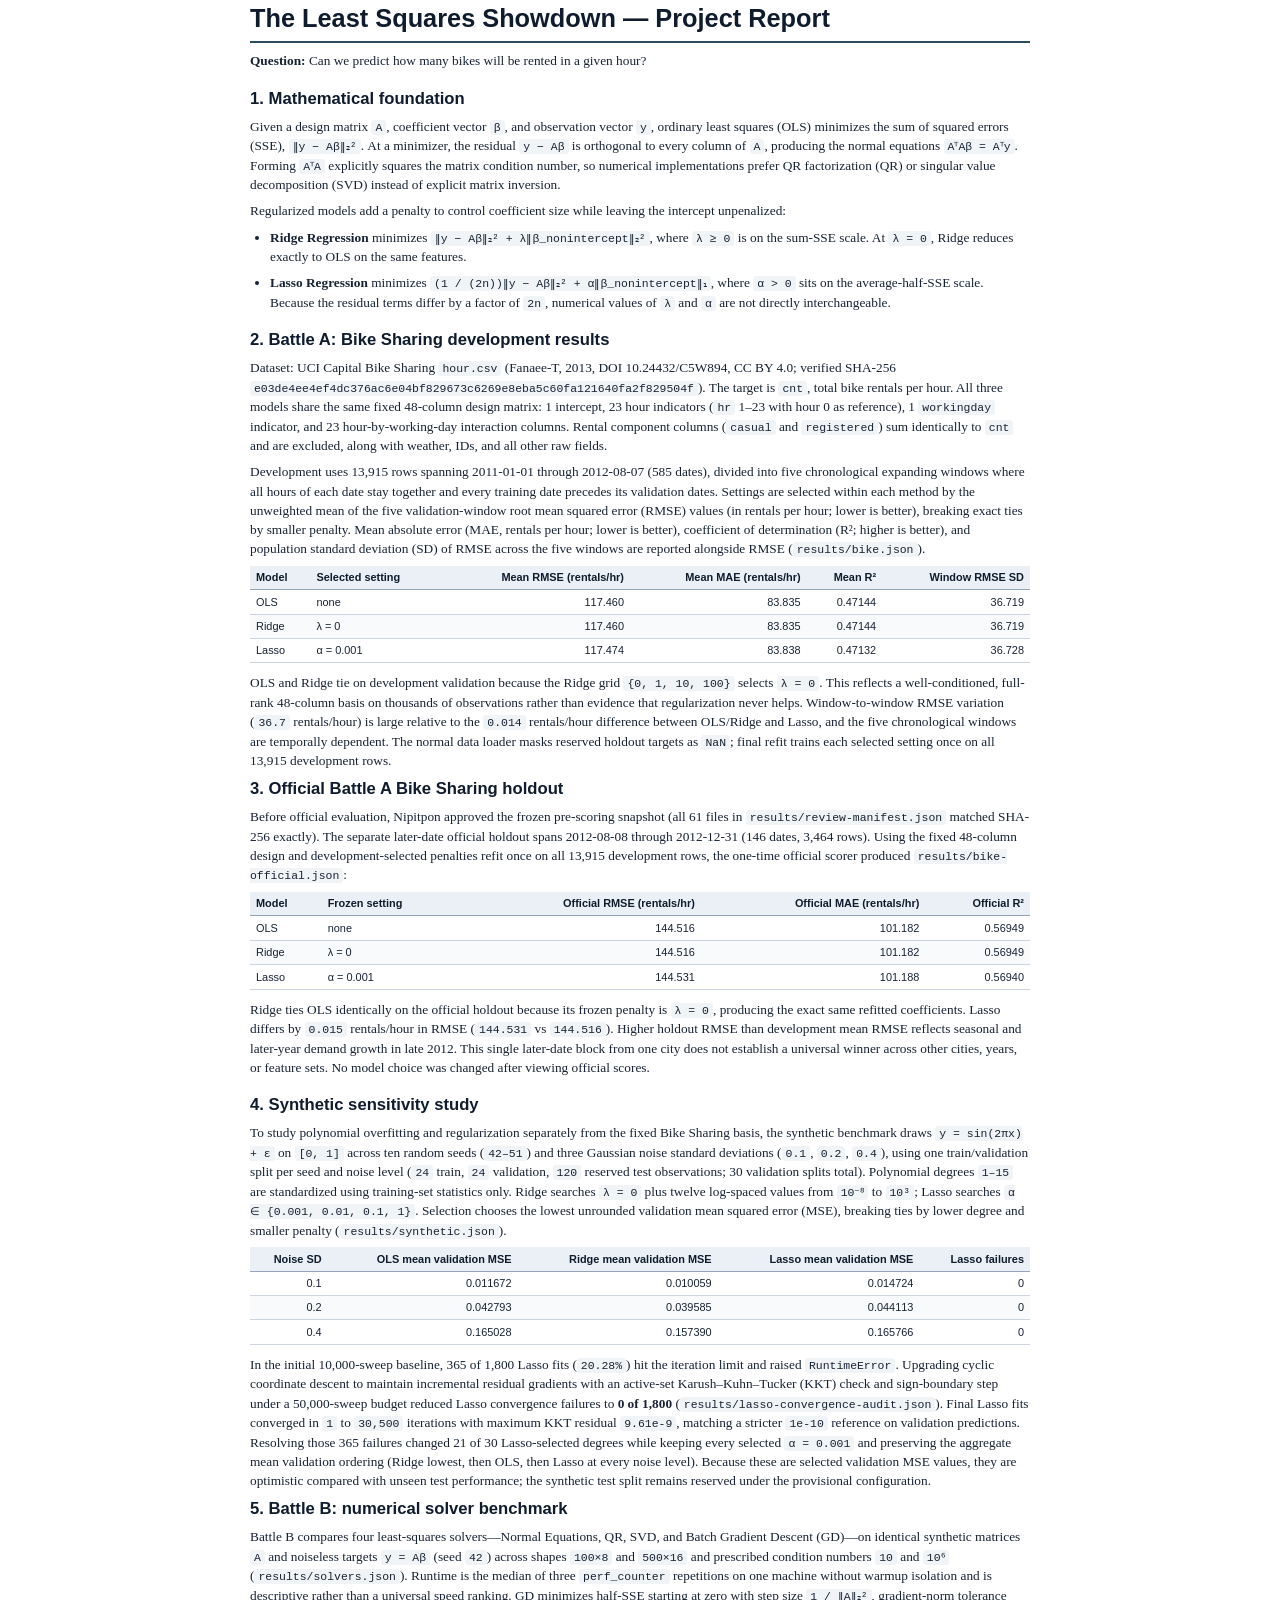
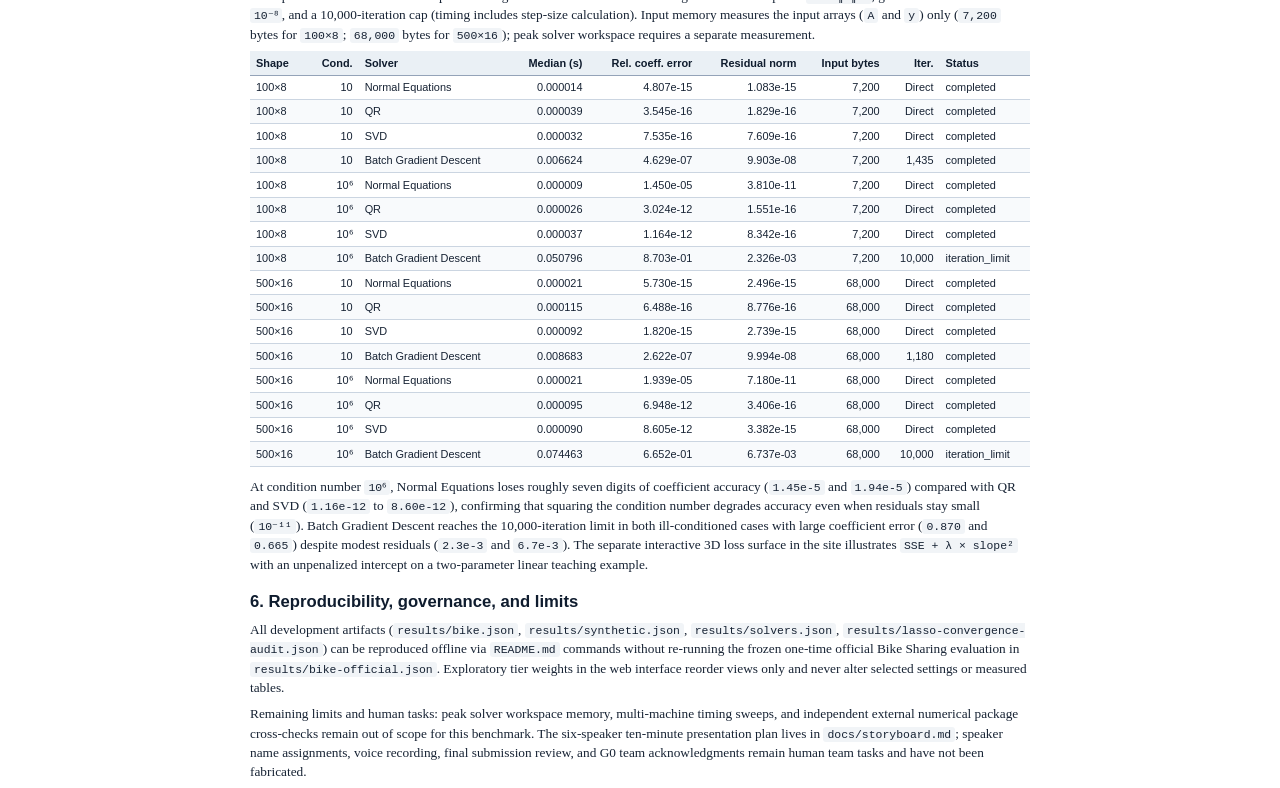
<file: report/print.html>
<!doctype html><html lang="en"><head><meta charset="utf-8"><title>The Least Squares Showdown — Project Report</title><style>@page{size:A4;margin:14mm 15mm}body{font:10pt/1.44 Georgia,'Times New Roman',serif;color:#172334;max-width:780px;margin:auto}h1,h2{font-family:'Segoe UI',Arial,sans-serif;color:#0f1c2e;break-after:avoid}h1{font-size:19pt;margin:0 0 8px;border-bottom:2px solid #2b4c5e;padding-bottom:5px}h2{font-size:12.5pt;margin:16px 0 6px}h2.page-start{break-before:page;margin-top:0}p,li{margin:0 0 7px;orphans:3;widows:3}ul{margin:4px 0 8px;padding-left:20px}code{font-family:Consolas,'Courier New',monospace;font-size:8.6pt;background:#f1f4f7;padding:1px 4px;border-radius:3px}table{border-collapse:collapse;width:100%;font:8.2pt/1.32 'Segoe UI',Arial,sans-serif;margin:7px 0 10px;font-variant-numeric:tabular-nums}thead{display:table-header-group}th,td{padding:4.5px 6px;border-bottom:1px solid #cbd5e1;text-align:left;vertical-align:top}th{background:#eaf0f5;color:#0f1c2e;font-weight:600;border-bottom:1.5px solid #94a3b8}th.num,td.num{text-align:right;white-space:nowrap}tr{break-inside:avoid}tbody tr:nth-child(even){background:#f8fafc}</style></head><body>
<h1>The Least Squares Showdown — Project Report</h1>
<p><strong>Question:</strong> Can we predict how many bikes will be rented in a given hour?</p>
<h2>1. Mathematical foundation</h2>
<p>Given a design matrix <code>A</code>, coefficient vector <code>β</code>, and observation vector <code>y</code>, ordinary least squares (OLS) minimizes the sum of squared errors (SSE), <code>‖y − Aβ‖₂²</code>. At a minimizer, the residual <code>y − Aβ</code> is orthogonal to every column of <code>A</code>, producing the normal equations <code>AᵀAβ = Aᵀy</code>. Forming <code>AᵀA</code> explicitly squares the matrix condition number, so numerical implementations prefer QR factorization (QR) or singular value decomposition (SVD) instead of explicit matrix inversion.</p>
<p>Regularized models add a penalty to control coefficient size while leaving the intercept unpenalized:</p>
<ul>
<li><strong>Ridge Regression</strong> minimizes <code>‖y − Aβ‖₂² + λ‖β_nonintercept‖₂²</code>, where <code>λ ≥ 0</code> is on the sum-SSE scale. At <code>λ = 0</code>, Ridge reduces exactly to OLS on the same features.</li>
<li><strong>Lasso Regression</strong> minimizes <code>(1 / (2n))‖y − Aβ‖₂² + α‖β_nonintercept‖₁</code>, where <code>α &gt; 0</code> sits on the average-half-SSE scale. Because the residual terms differ by a factor of <code>2n</code>, numerical values of <code>λ</code> and <code>α</code> are not directly interchangeable.</li>
</ul>
<h2>2. Battle A: Bike Sharing development results</h2>
<p>Dataset: UCI Capital Bike Sharing <code>hour.csv</code> (Fanaee-T, 2013, DOI 10.24432/C5W894, CC BY 4.0; verified SHA-256 <code>e03de4ee4ef4dc376ac6e04bf829673c6269e8eba5c60fa121640fa2f829504f</code>). The target is <code>cnt</code>, total bike rentals per hour. All three models share the same fixed 48-column design matrix: 1 intercept, 23 hour indicators (<code>hr</code> 1–23 with hour 0 as reference), 1 <code>workingday</code> indicator, and 23 hour-by-working-day interaction columns. Rental component columns (<code>casual</code> and <code>registered</code>) sum identically to <code>cnt</code> and are excluded, along with weather, IDs, and all other raw fields.</p>
<p>Development uses 13,915 rows spanning 2011-01-01 through 2012-08-07 (585 dates), divided into five chronological expanding windows where all hours of each date stay together and every training date precedes its validation dates. Settings are selected within each method by the unweighted mean of the five validation-window root mean squared error (RMSE) values (in rentals per hour; lower is better), breaking exact ties by smaller penalty. Mean absolute error (MAE, rentals per hour; lower is better), coefficient of determination (R²; higher is better), and population standard deviation (SD) of RMSE across the five windows are reported alongside RMSE (<code>results/bike.json</code>).</p>
<table><thead><tr>
<th>Model</th>
<th>Selected setting</th>
<th class="num">Mean RMSE (rentals/hr)</th>
<th class="num">Mean MAE (rentals/hr)</th>
<th class="num">Mean R²</th>
<th class="num">Window RMSE SD</th>
</tr></thead><tbody>
<tr><td>OLS</td><td>none</td><td class="num">117.460</td><td class="num">83.835</td><td class="num">0.47144</td><td class="num">36.719</td></tr>
<tr><td>Ridge</td><td>λ = 0</td><td class="num">117.460</td><td class="num">83.835</td><td class="num">0.47144</td><td class="num">36.719</td></tr>
<tr><td>Lasso</td><td>α = 0.001</td><td class="num">117.474</td><td class="num">83.838</td><td class="num">0.47132</td><td class="num">36.728</td></tr>
</tbody></table>
<p>OLS and Ridge tie on development validation because the Ridge grid <code>{0, 1, 10, 100}</code> selects <code>λ = 0</code>. This reflects a well-conditioned, full-rank 48-column basis on thousands of observations rather than evidence that regularization never helps. Window-to-window RMSE variation (<code>36.7</code> rentals/hour) is large relative to the <code>0.014</code> rentals/hour difference between OLS/Ridge and Lasso, and the five chronological windows are temporally dependent. The normal data loader masks reserved holdout targets as <code>NaN</code>; final refit trains each selected setting once on all 13,915 development rows.</p>
<h2 class="page-start">3. Official Battle A Bike Sharing holdout</h2>
<p>Before official evaluation, Nipitpon approved the frozen pre-scoring snapshot (all 61 files in <code>results/review-manifest.json</code> matched SHA-256 exactly). The separate later-date official holdout spans 2012-08-08 through 2012-12-31 (146 dates, 3,464 rows). Using the fixed 48-column design and development-selected penalties refit once on all 13,915 development rows, the one-time official scorer produced <code>results/bike-official.json</code>:</p>
<table><thead><tr>
<th>Model</th>
<th>Frozen setting</th>
<th class="num">Official RMSE (rentals/hr)</th>
<th class="num">Official MAE (rentals/hr)</th>
<th class="num">Official R²</th>
</tr></thead><tbody>
<tr><td>OLS</td><td>none</td><td class="num">144.516</td><td class="num">101.182</td><td class="num">0.56949</td></tr>
<tr><td>Ridge</td><td>λ = 0</td><td class="num">144.516</td><td class="num">101.182</td><td class="num">0.56949</td></tr>
<tr><td>Lasso</td><td>α = 0.001</td><td class="num">144.531</td><td class="num">101.188</td><td class="num">0.56940</td></tr>
</tbody></table>
<p>Ridge ties OLS identically on the official holdout because its frozen penalty is <code>λ = 0</code>, producing the exact same refitted coefficients. Lasso differs by <code>0.015</code> rentals/hour in RMSE (<code>144.531</code> vs <code>144.516</code>). Higher holdout RMSE than development mean RMSE reflects seasonal and later-year demand growth in late 2012. This single later-date block from one city does not establish a universal winner across other cities, years, or feature sets. No model choice was changed after viewing official scores.</p>
<h2>4. Synthetic sensitivity study</h2>
<p>To study polynomial overfitting and regularization separately from the fixed Bike Sharing basis, the synthetic benchmark draws <code>y = sin(2πx) + ε</code> on <code>[0, 1]</code> across ten random seeds (<code>42–51</code>) and three Gaussian noise standard deviations (<code>0.1</code>, <code>0.2</code>, <code>0.4</code>), using one train/validation split per seed and noise level (<code>24</code> train, <code>24</code> validation, <code>120</code> reserved test observations; 30 validation splits total). Polynomial degrees <code>1–15</code> are standardized using training-set statistics only. Ridge searches <code>λ = 0</code> plus twelve log-spaced values from <code>10⁻⁸</code> to <code>10³</code>; Lasso searches <code>α ∈ {0.001, 0.01, 0.1, 1}</code>. Selection chooses the lowest unrounded validation mean squared error (MSE), breaking ties by lower degree and smaller penalty (<code>results/synthetic.json</code>).</p>
<table><thead><tr>
<th class="num">Noise SD</th>
<th class="num">OLS mean validation MSE</th>
<th class="num">Ridge mean validation MSE</th>
<th class="num">Lasso mean validation MSE</th>
<th class="num">Lasso failures</th>
</tr></thead><tbody>
<tr><td class="num">0.1</td><td class="num">0.011672</td><td class="num">0.010059</td><td class="num">0.014724</td><td class="num">0</td></tr>
<tr><td class="num">0.2</td><td class="num">0.042793</td><td class="num">0.039585</td><td class="num">0.044113</td><td class="num">0</td></tr>
<tr><td class="num">0.4</td><td class="num">0.165028</td><td class="num">0.157390</td><td class="num">0.165766</td><td class="num">0</td></tr>
</tbody></table>
<p>In the initial 10,000-sweep baseline, 365 of 1,800 Lasso fits (<code>20.28%</code>) hit the iteration limit and raised <code>RuntimeError</code>. Upgrading cyclic coordinate descent to maintain incremental residual gradients with an active-set Karush–Kuhn–Tucker (KKT) check and sign-boundary step under a 50,000-sweep budget reduced Lasso convergence failures to <strong>0 of 1,800</strong> (<code>results/lasso-convergence-audit.json</code>). Final Lasso fits converged in <code>1</code> to <code>30,500</code> iterations with maximum KKT residual <code>9.61e-9</code>, matching a stricter <code>1e-10</code> reference on validation predictions. Resolving those 365 failures changed 21 of 30 Lasso-selected degrees while keeping every selected <code>α = 0.001</code> and preserving the aggregate mean validation ordering (Ridge lowest, then OLS, then Lasso at every noise level). Because these are selected validation MSE values, they are optimistic compared with unseen test performance; the synthetic test split remains reserved under the provisional configuration.</p>
<h2 class="page-start">5. Battle B: numerical solver benchmark</h2>
<p>Battle B compares four least-squares solvers—Normal Equations, QR, SVD, and Batch Gradient Descent (GD)—on identical synthetic matrices <code>A</code> and noiseless targets <code>y = Aβ</code> (seed <code>42</code>) across shapes <code>100×8</code> and <code>500×16</code> and prescribed condition numbers <code>10</code> and <code>10⁶</code> (<code>results/solvers.json</code>). Runtime is the median of three <code>perf_counter</code> repetitions on one machine without warmup isolation and is descriptive rather than a universal speed ranking. GD minimizes half-SSE starting at zero with step size <code>1 / ‖A‖₂²</code>, gradient-norm tolerance <code>10⁻⁸</code>, and a 10,000-iteration cap (timing includes step-size calculation). Input memory measures the input arrays (<code>A</code> and <code>y</code>) only (<code>7,200</code> bytes for <code>100×8</code>; <code>68,000</code> bytes for <code>500×16</code>); peak solver workspace requires a separate measurement.</p>
<table><thead><tr>
<th>Shape</th>
<th class="num">Cond.</th>
<th>Solver</th>
<th class="num">Median (s)</th>
<th class="num">Rel. coeff. error</th>
<th class="num">Residual norm</th>
<th class="num">Input bytes</th>
<th class="num">Iter.</th>
<th>Status</th>
</tr></thead><tbody>
<tr><td>100×8</td><td class="num">10</td><td>Normal Equations</td><td class="num">0.000014</td><td class="num">4.807e-15</td><td class="num">1.083e-15</td><td class="num">7,200</td><td class="num">Direct</td><td>completed</td></tr>
<tr><td>100×8</td><td class="num">10</td><td>QR</td><td class="num">0.000039</td><td class="num">3.545e-16</td><td class="num">1.829e-16</td><td class="num">7,200</td><td class="num">Direct</td><td>completed</td></tr>
<tr><td>100×8</td><td class="num">10</td><td>SVD</td><td class="num">0.000032</td><td class="num">7.535e-16</td><td class="num">7.609e-16</td><td class="num">7,200</td><td class="num">Direct</td><td>completed</td></tr>
<tr><td>100×8</td><td class="num">10</td><td>Batch Gradient Descent</td><td class="num">0.006624</td><td class="num">4.629e-07</td><td class="num">9.903e-08</td><td class="num">7,200</td><td class="num">1,435</td><td>completed</td></tr>
<tr><td>100×8</td><td class="num">10⁶</td><td>Normal Equations</td><td class="num">0.000009</td><td class="num">1.450e-05</td><td class="num">3.810e-11</td><td class="num">7,200</td><td class="num">Direct</td><td>completed</td></tr>
<tr><td>100×8</td><td class="num">10⁶</td><td>QR</td><td class="num">0.000026</td><td class="num">3.024e-12</td><td class="num">1.551e-16</td><td class="num">7,200</td><td class="num">Direct</td><td>completed</td></tr>
<tr><td>100×8</td><td class="num">10⁶</td><td>SVD</td><td class="num">0.000037</td><td class="num">1.164e-12</td><td class="num">8.342e-16</td><td class="num">7,200</td><td class="num">Direct</td><td>completed</td></tr>
<tr><td>100×8</td><td class="num">10⁶</td><td>Batch Gradient Descent</td><td class="num">0.050796</td><td class="num">8.703e-01</td><td class="num">2.326e-03</td><td class="num">7,200</td><td class="num">10,000</td><td>iteration_limit</td></tr>
<tr><td>500×16</td><td class="num">10</td><td>Normal Equations</td><td class="num">0.000021</td><td class="num">5.730e-15</td><td class="num">2.496e-15</td><td class="num">68,000</td><td class="num">Direct</td><td>completed</td></tr>
<tr><td>500×16</td><td class="num">10</td><td>QR</td><td class="num">0.000115</td><td class="num">6.488e-16</td><td class="num">8.776e-16</td><td class="num">68,000</td><td class="num">Direct</td><td>completed</td></tr>
<tr><td>500×16</td><td class="num">10</td><td>SVD</td><td class="num">0.000092</td><td class="num">1.820e-15</td><td class="num">2.739e-15</td><td class="num">68,000</td><td class="num">Direct</td><td>completed</td></tr>
<tr><td>500×16</td><td class="num">10</td><td>Batch Gradient Descent</td><td class="num">0.008683</td><td class="num">2.622e-07</td><td class="num">9.994e-08</td><td class="num">68,000</td><td class="num">1,180</td><td>completed</td></tr>
<tr><td>500×16</td><td class="num">10⁶</td><td>Normal Equations</td><td class="num">0.000021</td><td class="num">1.939e-05</td><td class="num">7.180e-11</td><td class="num">68,000</td><td class="num">Direct</td><td>completed</td></tr>
<tr><td>500×16</td><td class="num">10⁶</td><td>QR</td><td class="num">0.000095</td><td class="num">6.948e-12</td><td class="num">3.406e-16</td><td class="num">68,000</td><td class="num">Direct</td><td>completed</td></tr>
<tr><td>500×16</td><td class="num">10⁶</td><td>SVD</td><td class="num">0.000090</td><td class="num">8.605e-12</td><td class="num">3.382e-15</td><td class="num">68,000</td><td class="num">Direct</td><td>completed</td></tr>
<tr><td>500×16</td><td class="num">10⁶</td><td>Batch Gradient Descent</td><td class="num">0.074463</td><td class="num">6.652e-01</td><td class="num">6.737e-03</td><td class="num">68,000</td><td class="num">10,000</td><td>iteration_limit</td></tr>
</tbody></table>
<p>At condition number <code>10⁶</code>, Normal Equations loses roughly seven digits of coefficient accuracy (<code>1.45e-5</code> and <code>1.94e-5</code>) compared with QR and SVD (<code>1.16e-12</code> to <code>8.60e-12</code>), confirming that squaring the condition number degrades accuracy even when residuals stay small (<code>10⁻¹¹</code>). Batch Gradient Descent reaches the 10,000-iteration limit in both ill-conditioned cases with large coefficient error (<code>0.870</code> and <code>0.665</code>) despite modest residuals (<code>2.3e-3</code> and <code>6.7e-3</code>). The separate interactive 3D loss surface in the site illustrates <code>SSE + λ × slope²</code> with an unpenalized intercept on a two-parameter linear teaching example.</p>
<h2>6. Reproducibility, governance, and limits</h2>
<p>All development artifacts (<code>results/bike.json</code>, <code>results/synthetic.json</code>, <code>results/solvers.json</code>, <code>results/lasso-convergence-audit.json</code>) can be reproduced offline via <code>README.md</code> commands without re-running the frozen one-time official Bike Sharing evaluation in <code>results/bike-official.json</code>. Exploratory tier weights in the web interface reorder views only and never alter selected settings or measured tables.</p>
<p>Remaining limits and human tasks: peak solver workspace memory, multi-machine timing sweeps, and independent external numerical package cross-checks remain out of scope for this benchmark. The six-speaker ten-minute presentation plan lives in <code>docs/storyboard.md</code>; speaker name assignments, voice recording, final submission review, and G0 team acknowledgments remain human team tasks and have not been fabricated.</p>
</body></html>
</file>
